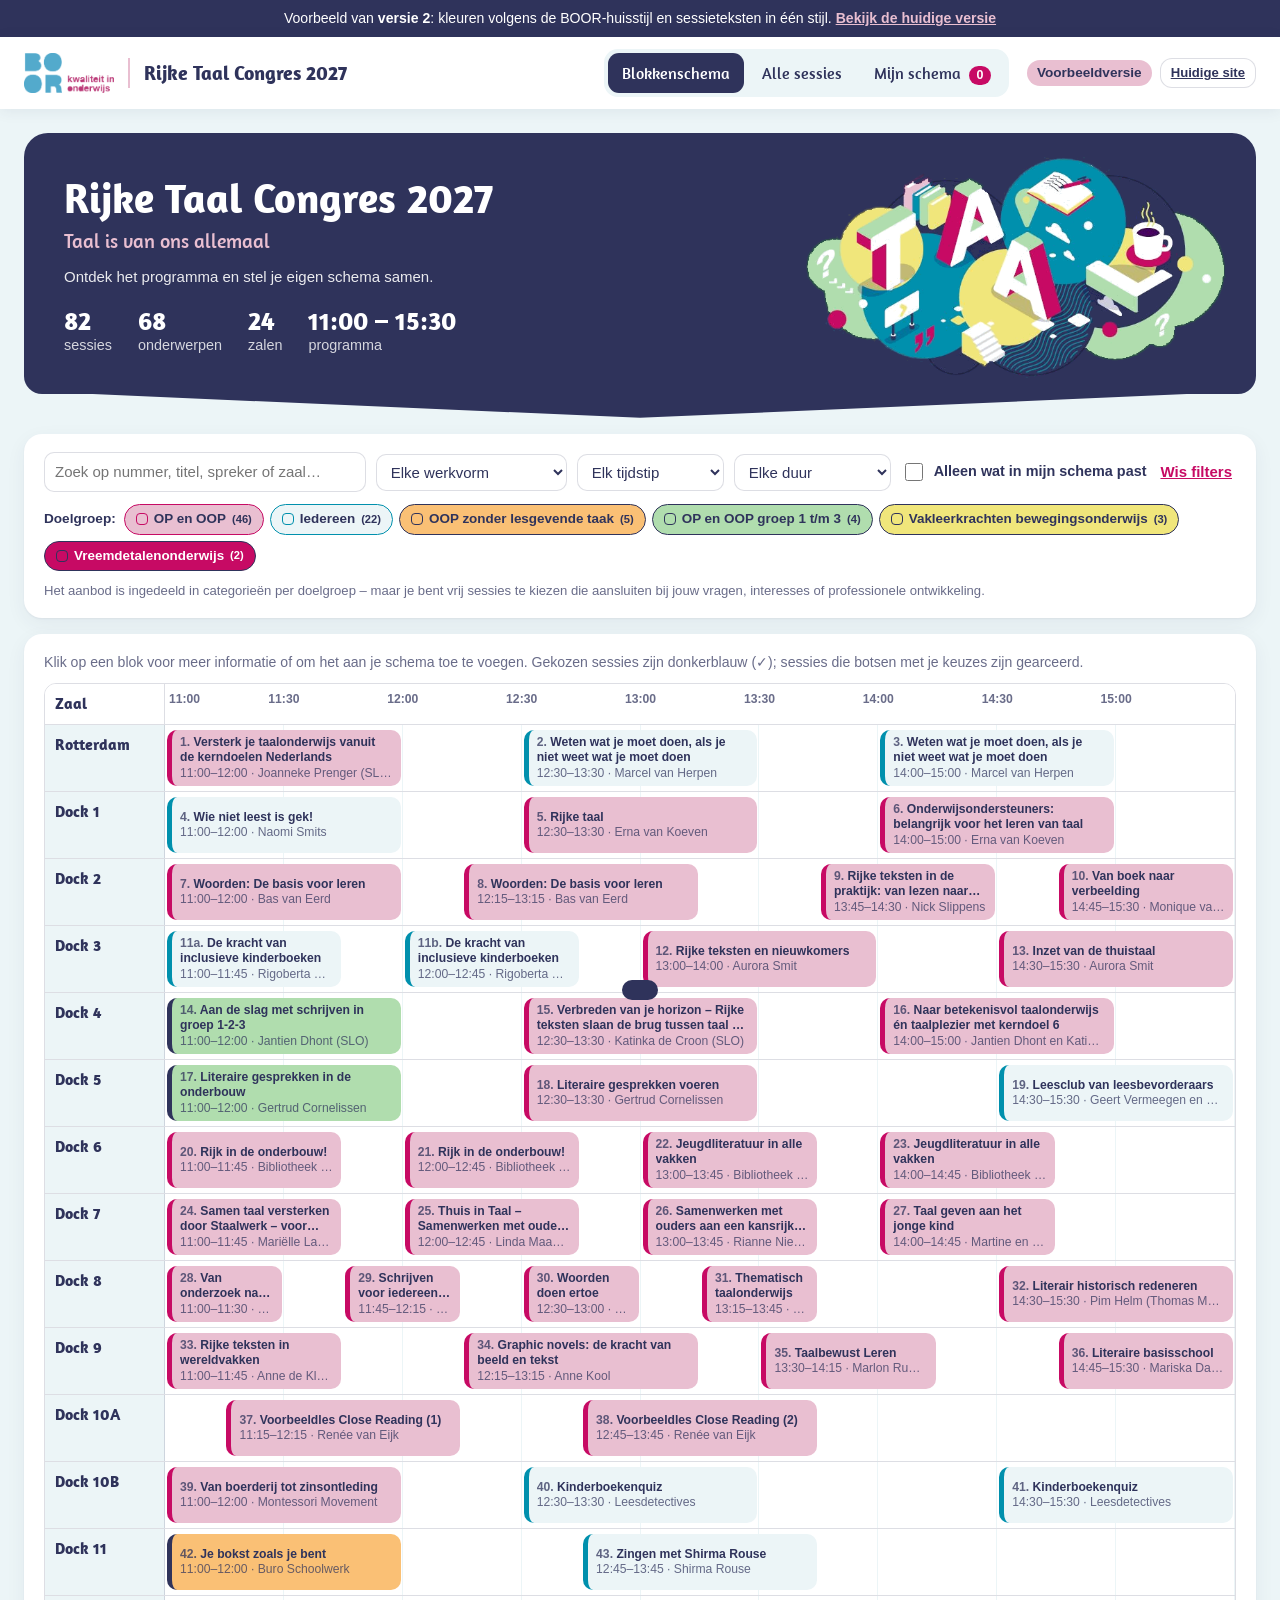
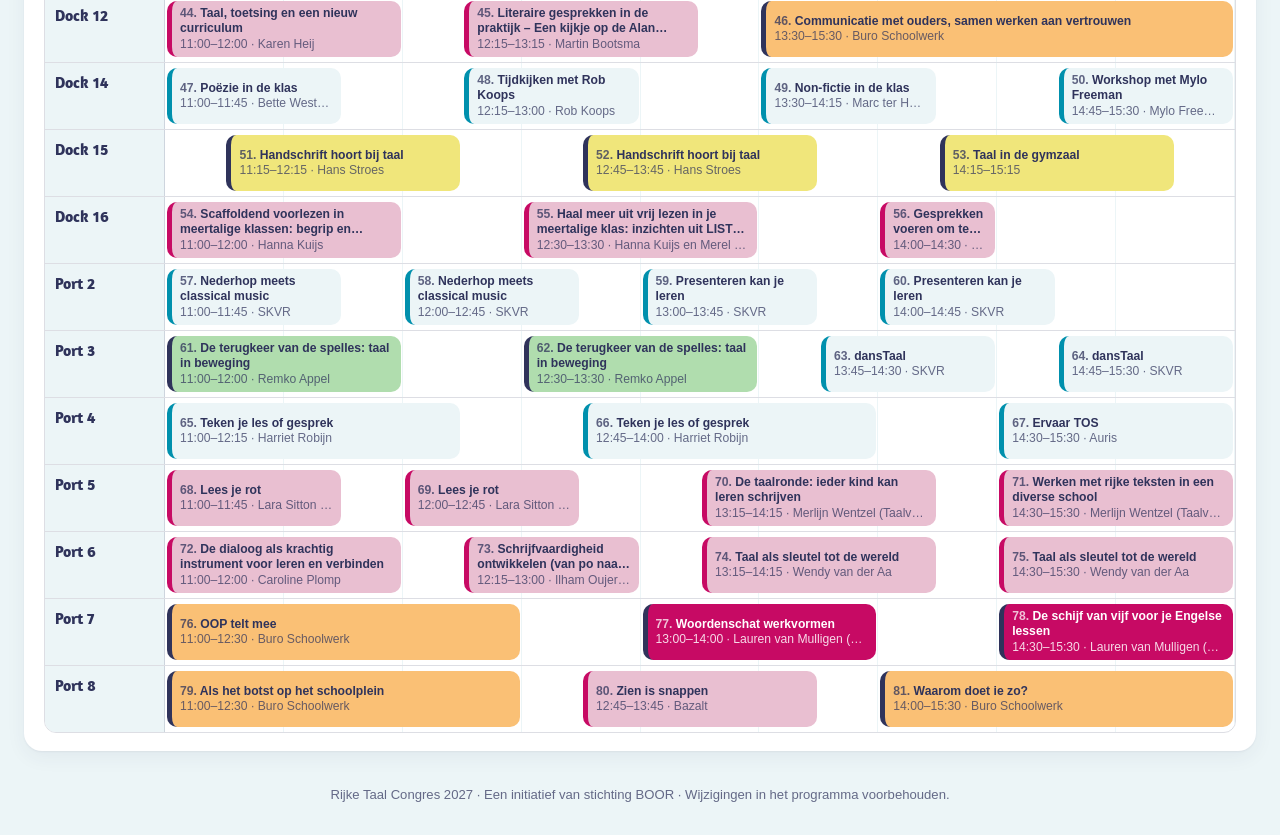
<file: v2/index.html>
<!doctype html>
<html lang="nl">
<head>
  <meta charset="utf-8">
  <meta name="viewport" content="width=device-width, initial-scale=1">
  <title>Rijke Taal Congres 2027 – versie 2</title>
  <meta name="robots" content="noindex">
  <link rel="preconnect" href="https://fonts.googleapis.com">
  <link rel="preconnect" href="https://fonts.gstatic.com" crossorigin>
  <link rel="stylesheet" href="https://fonts.googleapis.com/css2?family=Amaranth:ital,wght@0,400;0,700;1,400&display=swap">
  <link rel="stylesheet" href="../style.css?v=12">
  <link rel="stylesheet" href="huisstijl.css?v=1">
</head>
<body>
  <div class="voorbeeld-balk">Voorbeeld van <b>versie 2</b>: kleuren volgens de BOOR-huisstijl en sessieteksten in één stijl. <a href="../">Bekijk de huidige versie</a></div>
  <header class="topbar">
    <div class="brand"><img src="../img/boor-logo.png" alt="BOOR – kwaliteit in onderwijs"><span class="brand-title" id="brandName">Congres</span></div>
    <nav class="tabs" role="tablist">
      <button data-view="grid">Blokkenschema</button>
      <button data-view="list">Alle sessies</button>
      <button data-view="my">Mijn schema <span class="count" id="mycount">0</span></button>
      <button data-view="beheer" class="only-editor">Beheer</button>
    </nav>
    <div class="cloud" id="cloudBar"></div>
  </header>

  <section class="hero">
    <div class="hero-inner">
      <div>
        <h1 id="heroTitle"></h1>
        <p class="hero-sub" id="heroSub"></p>
        <p class="hero-intro" id="heroIntro"></p>
        <div class="stats" id="stats"></div>
      </div>
      <img class="hero-art" src="../img/taal-huisstijl.png" alt="Illustratie: het woord TAAL met boeken, een schrijfschrift en een kopje koffie" width="605" height="318">
    </div>
  </section>

  <main>
    <div id="shared-banner" class="banner" hidden></div>

    <section class="card filterbar" id="filters">
      <div class="filters">
        <input type="search" id="q" placeholder="Zoek op nummer, titel, spreker of zaal…" aria-label="Zoeken">
        <select id="werkvorm" aria-label="Werkvorm"><option value="">Elke werkvorm</option></select>
        <select id="at" aria-label="Bezig om"><option value="">Elk tijdstip</option></select>
        <select id="dur" aria-label="Duur">
          <option value="">Elke duur</option>
          <option value="45">Tot 45 min</option>
          <option value="60">Tot 1 uur</option>
          <option value="61">Langer dan 1 uur</option>
        </select>
        <label class="switch"><input type="checkbox" id="fits"> Alleen wat in mijn schema past</label>
        <button class="linkbtn" id="reset">Wis filters</button>
      </div>
      <div class="chips" id="typechips"></div>
      <p class="nb" id="nb"></p>
    </section>

    <section id="view-grid" class="view card">
      <p class="hint">Klik op een blok voor meer informatie of om het aan je schema toe te voegen. Gekozen sessies zijn donkerblauw (✓); sessies die botsen met je keuzes zijn gearceerd.</p>
      <div class="grid-scroll"><div class="grid" id="grid"></div></div>
    </section>

    <section id="view-list" class="view">
      <p class="hint" id="listcount"></p>
      <div class="list" id="list"></div>
    </section>

    <section id="view-my" class="view">
      <h2 class="print-title">Mijn schema</h2>
      <div class="my">
        <div class="card" id="mytimeline"></div>
        <aside class="side">
          <div class="card">
            <h3>Overzicht</h3>
            <div id="mysummary" class="hint"></div>
          </div>
          <div class="card">
            <h3>Bewaren &amp; delen</h3>
            <p class="hint">Je schema wordt automatisch in deze browser bewaard. Download de PDF om het ook offline bij de hand te hebben.</p>
            <button class="btn block pink" id="pdf">📄 Download als PDF</button>
            <button class="btn block" id="share">🔗 Kopieer deellink</button>
            <button class="btn block" id="print">🖨️ Afdrukken / PDF</button>
            <button class="btn block" id="ics" hidden>📅 Zet in agenda (.ics)</button>
            <button class="btn block danger" id="clear">Schema leegmaken</button>
          </div>
        </aside>
      </div>
    </section>



    <section id="view-beheer" class="view"></section>
  </main>

  <footer id="footer"></footer>

  <dialog id="modal"><div id="modal-content"></div></dialog>
  <div class="toast" id="toast" role="status" aria-live="polite"></div>
  <script>window.CONGRES_CONFIG = { voorbeeld: true, nbVoorvoegsel: "", werkvormUitleg: false, vergelijkUrl: "../", pdfGrijs: "#2f335b", pdfLijn: "#e9bfd1" };</script>
  <script src="programma.js?v=2"></script>
  <script src="../cloud.js?v=12"></script>
  <script src="../app.js?v=15"></script>
</body>
</html>
</file>
<file: style.css>
/* Huisstijl BOOR (huisstijlhandboek april 2025):
   mengkleur donkerblauw #2f335b, BOOR roze #c70a64, BOOR blauw #0090ad,
   tinten roze #e9bfd1, blauw #ecf5f7, oranje #fac075, groen #b0ddae, geel #f0e67b.
   Koppen in Bree (gratis alternatief: Amaranth), tekst in Helvetica Neue / Arial.
   Stijlelementen: vijfhoek met afgeronde hoeken, rechthoek met afgeronde hoeken, bordwisserstrepen. */
:root {
  --navy: #2f335b;
  --navy-2: #3b4070;
  --pink: #c70a64;
  --blue: #0090ad;
  --t-pink: #e9bfd1;
  --t-blue: #ecf5f7;
  --t-orange: #fac075;
  --t-green: #b0ddae;
  --t-yellow: #f0e67b;

  --bg: var(--t-blue);
  --card: #fff;
  --text: var(--navy);
  --muted: #6b6f8e;
  --line: #d9e6ea;
  --radius: 18px;
  --shadow: 0 1px 2px rgba(47, 51, 91, .06), 0 6px 20px rgba(47, 51, 91, .06);
  --head: "Bree", "Amaranth", "Helvetica Neue", Arial, sans-serif;
  font-family: "Helvetica Neue", Helvetica, Arial, sans-serif;
}

* { box-sizing: border-box; }
body { margin: 0; background: var(--bg); color: var(--text); font-size: 15px; line-height: 1.5; }
h1, h2, h3, h4 { margin: 0 0 .5em; line-height: 1.15; font-family: var(--head); font-weight: 700; }
h2 { font-size: 1.3rem; color: var(--blue); }
h3 { font-size: 1.1rem; color: var(--navy); }
button, input, select, textarea { font: inherit; color: inherit; }
button { cursor: pointer; }
[hidden] { display: none !important; }
.hint { color: var(--muted); font-size: .88rem; margin: 0 0 10px; }

/* ---------- kop ---------- */
.topbar {
  position: sticky; top: 0; z-index: 20;
  display: flex; align-items: center; gap: 18px; flex-wrap: wrap;
  padding: 12px 24px; background: #fff; box-shadow: 0 2px 14px rgba(47, 51, 91, .08);
  transition: transform .25s ease;
}
.topbar.bar-hidden { transform: translateY(-100%); }
.brand { display: flex; align-items: center; gap: 14px; margin-right: auto; min-width: 0; }
.brand img { height: 40px; width: auto; display: block; }
.brand-title { font-family: var(--head); font-weight: 700; font-size: 1.25rem; color: var(--navy); padding-left: 14px; border-left: 2px solid var(--t-pink); white-space: nowrap; overflow: hidden; text-overflow: ellipsis; }
.tabs { display: flex; gap: 4px; background: var(--t-blue); padding: 4px; border-radius: 14px; flex-wrap: wrap; }
.tabs button { border: 0; background: transparent; color: var(--navy); padding: 8px 14px; border-radius: 11px; font-family: var(--head); font-size: 1rem; }
.tabs button:hover { background: #fff; }
.tabs button.active { background: var(--navy); color: #fff; }
.tabs .count { display: inline-block; min-width: 22px; padding: 0 6px; margin-left: 4px; border-radius: 99px; background: var(--pink); color: #fff; font-family: Arial, sans-serif; font-size: .78rem; font-weight: 700; text-align: center; }
body:not(.editor) .only-editor { display: none; }

.cloud { display: flex; align-items: center; gap: 8px; font-size: .85rem; font-weight: 700; }
.cloud-state { display: inline-flex; align-items: center; gap: 6px; }
.dot-live { width: 9px; height: 9px; border-radius: 50%; background: #3f9a3b; box-shadow: 0 0 0 3px var(--t-green); animation: pulse 2s ease-in-out infinite; }
@keyframes pulse { 50% { box-shadow: 0 0 0 6px rgba(176, 221, 174, .3); } }
.cloud-user { padding: 3px 10px; border-radius: 99px; background: var(--t-pink); color: var(--navy); }

/* ---------- hero: donkerblauwe vijfhoek met bordwisserstrepen ---------- */
.hero { max-width: 1280px; margin: 24px auto 40px; padding: 0 24px; }
.hero-inner {
  position: relative; background: var(--navy); color: #fff; border-radius: 24px 24px 18px 18px;
  padding: 34px 40px 30px; display: flex; justify-content: space-between; align-items: center; gap: 20px;
}
.hero-inner::after {
  content: ""; position: absolute; left: 18px; right: 18px; bottom: -24px; height: 26px;
  background: var(--navy); clip-path: polygon(0 0, 100% 0, 50% 100%);
}
.hero h1 { font-size: clamp(1.7rem, 3.6vw, 2.6rem); color: #fff; margin: 0; }
.hero-sub { font-family: var(--head); font-size: 1.25rem; color: var(--t-pink); margin: 4px 0 0; }
.hero-intro { margin: 10px 0 0; opacity: .9; max-width: 640px; }
.stats { display: flex; gap: 26px; flex-wrap: wrap; margin-top: 18px; font-size: .9rem; }
.stats b { display: block; font-family: var(--head); font-size: 1.6rem; line-height: 1.1; color: #fff; }
.stats div { color: rgba(255,255,255,.8); }
.hero-art { width: clamp(260px, 34vw, 420px); height: auto; flex: none; margin: -10px -10px -14px 0; }
@media (max-width: 760px) { .hero-inner { padding: 24px; flex-direction: column-reverse; align-items: flex-start; } .hero-art { width: 100%; max-width: 340px; margin: 0 auto -6px; } }

main { max-width: 1280px; margin: 0 auto; padding: 0 24px 24px; }

/* ---------- basis ---------- */
.card { background: var(--card); border-radius: var(--radius); box-shadow: var(--shadow); padding: 18px 20px; }
.btn {
  display: inline-flex; align-items: center; justify-content: center; gap: 6px;
  border: 1.5px solid var(--navy); background: #fff; color: var(--navy);
  padding: 7px 14px; border-radius: 12px; font-weight: 700; font-size: .9rem; transition: background .15s;
}
.btn:hover { background: var(--t-blue); }
.btn.primary { background: var(--navy); color: #fff; }
.btn.primary:hover { background: var(--navy-2); }
.btn.pink { background: var(--pink); border-color: var(--pink); color: #fff; }
.btn.added { background: var(--t-green); border-color: var(--t-green); }
.btn.ghost { border-color: var(--line); }
.btn.small { padding: 4px 10px; font-size: .82rem; }
.btn.block { width: 100%; margin-bottom: 6px; }
.btn.danger { color: var(--pink); border-color: var(--t-pink); }
.btn.danger:hover { background: var(--t-pink); }
.linkbtn { border: 0; background: none; color: var(--pink); font-weight: 700; text-decoration: underline; padding: 4px; }
.icon-btn { border: 0; background: none; color: var(--muted); font-size: 1rem; padding: 4px 8px; border-radius: 8px; }
.icon-btn:hover { background: var(--t-pink); color: var(--pink); }
input[type=text], input[type=email], input[type=search], input[type=number], input[type=time], input[type=date], select, textarea {
  background: #fff; border: 1.5px solid var(--line); border-radius: 10px; padding: 8px 10px; width: 100%;
}
input:focus, select:focus, textarea:focus { outline: 2px solid var(--blue); outline-offset: -1px; border-color: transparent; }
textarea { resize: vertical; min-height: 70px; }
.switch { display: inline-flex; align-items: center; gap: 8px; font-weight: 700; font-size: .9rem; white-space: nowrap; }
.switch input { width: 18px; height: 18px; accent-color: var(--pink); }
.badge { display: inline-block; font-size: .72rem; font-weight: 700; text-transform: uppercase; letter-spacing: .04em; padding: 2px 9px; border-radius: 99px; background: var(--bg-c); color: var(--navy); }
.pill { display: inline-block; margin-left: 6px; padding: 1px 9px; border-radius: 99px; background: var(--t-pink); font-size: .75rem; font-weight: 700; }
.warn { font-size: .82rem; color: var(--pink); font-weight: 700; }
.alert { padding: 10px 14px; border-radius: 12px; background: #fff4e0; border: 1px solid var(--t-orange); font-size: .9rem; margin: 8px 0; }

/* ---------- filters ---------- */
.filterbar { margin-bottom: 16px; }
.filters { display: flex; flex-wrap: wrap; gap: 10px; align-items: center; }
.filters input[type=search] { flex: 1 1 260px; width: auto; }
.filters select { width: auto; }
.chips { display: flex; flex-wrap: wrap; gap: 6px; margin-top: 12px; }
.chip { border: 1.5px solid var(--line); background: #fff; border-radius: 99px; padding: 4px 11px; font-size: .84rem; font-weight: 700; display: flex; align-items: center; gap: 6px; }
.chip .dot { width: 11px; height: 11px; border-radius: 4px; background: var(--c); }
.chip[aria-pressed="true"] { background: var(--navy); border-color: var(--navy); color: #fff; }

/* ---------- blokkenschema ---------- */
.grid-scroll { overflow-x: auto; border-radius: 12px; border: 1px solid var(--line); }
.grid { min-width: 1050px; }
.g-row { display: grid; grid-template-columns: 120px 1fr; border-bottom: 1px solid var(--line); }
.g-row:last-child { border-bottom: 0; }
.g-room { padding: 8px 10px; background: var(--t-blue); border-right: 1px solid var(--line); position: sticky; left: 0; z-index: 2; font-size: .85rem; }
.g-room b { display: block; font-family: var(--head); font-size: .98rem; }
.g-room span { color: var(--muted); font-size: .76rem; }
.g-track { position: relative; height: 66px; background-image: repeating-linear-gradient(90deg, transparent 0, transparent calc(100% / var(--n) - 1px), #e8eff1 calc(100% / var(--n) - 1px), #e8eff1 calc(100% / var(--n))); }
.g-head { position: sticky; top: 0; z-index: 3; }
.g-head .g-track { height: 30px; background: #fff; }
.g-head .g-room { background: #fff; }
.tick { position: absolute; top: 6px; font-size: .76rem; font-weight: 700; color: var(--muted); transform: translateX(-50%); }
.tick:first-child { transform: none; margin-left: 4px; }
.blk {
  position: absolute; top: 5px; bottom: 5px; border-radius: 10px; border: 0; border-left: 5px solid var(--c);
  background: var(--bg-c); color: var(--navy); padding: 4px 8px; text-align: left; overflow: hidden;
  font-size: .76rem; line-height: 1.25; transition: transform .1s, box-shadow .1s, opacity .15s;
}
.blk:hover, .blk:focus-visible { z-index: 5; box-shadow: 0 4px 14px rgba(47,51,91,.2); transform: translateY(-1px); outline: none; }
.blk .t { font-weight: 700; display: -webkit-box; -webkit-line-clamp: 2; -webkit-box-orient: vertical; overflow: hidden; }
.blk .s { color: var(--muted); white-space: nowrap; overflow: hidden; text-overflow: ellipsis; }
.blk.mine { background: var(--navy); color: #fff; }
.blk.mine .s { color: rgba(255,255,255,.8); }
.blk.mine::after { content: "✓"; position: absolute; top: 3px; right: 7px; font-weight: 700; color: var(--t-pink); }
.blk.clash { background-image: repeating-linear-gradient(135deg, transparent 0 6px, rgba(199,10,100,.1) 6px 12px); }
.blk.dim { opacity: .18; }
.nowline { position: absolute; top: 0; bottom: 0; width: 2px; background: var(--pink); z-index: 4; pointer-events: none; }

/* ---------- lijst ---------- */
.list { display: grid; grid-template-columns: repeat(auto-fill, minmax(300px, 1fr)); gap: 14px; }
.scard { background: #fff; border-radius: 16px; box-shadow: var(--shadow); padding: 14px 16px; display: flex; flex-direction: column; gap: 6px; border-top: 6px solid var(--c); }
.scard h3 { margin: 0; font-size: 1.05rem; line-height: 1.3; }
.scard h3 button { all: unset; cursor: pointer; }
.scard h3 button:hover { text-decoration: underline; }
.meta { font-size: .85rem; color: var(--muted); display: flex; flex-wrap: wrap; gap: 4px 12px; }
.scard .actions { margin-top: auto; display: flex; gap: 8px; align-items: center; flex-wrap: wrap; padding-top: 6px; }
.empty { padding: 40px; text-align: center; color: var(--muted); }

/* ---------- sprekers ---------- */
.sprekers { display: grid; grid-template-columns: repeat(auto-fill, minmax(360px, 1fr)); gap: 16px; }
.spreker { background: #fff; border-radius: 18px; box-shadow: var(--shadow); padding: 18px 20px; border-top: 6px solid var(--t-pink); scroll-margin-top: 90px; transition: box-shadow .3s; }
.spreker.flash { box-shadow: 0 0 0 4px var(--pink); }
.spreker-kop { display: flex; gap: 12px; align-items: center; margin-bottom: 10px; }
.spreker-kop h3 { margin: 0; }
.avatar { width: 46px; height: 46px; flex: none; border-radius: 14px 14px 14px 4px; background: var(--navy); color: #fff; display: grid; place-items: center; font-family: var(--head); font-weight: 700; font-size: 1.05rem; }
.spreker .rich { font-size: .93rem; }
.spreker-sessies { display: flex; flex-direction: column; gap: 6px; margin-top: 10px; }
.sessie-chip { text-align: left; border: 0; border-left: 4px solid var(--c); background: var(--bg-c); border-radius: 10px; padding: 6px 10px; font-size: .86rem; color: var(--navy); }
.sessie-chip:hover { filter: brightness(.97); }
.sessie-chip span { color: var(--muted); }
.status::before { display: inline-block; margin-top: 4px; padding: 1px 8px; border-radius: 99px; font-size: .72rem; font-weight: 700; }
.st-concept::before { content: "Concept"; background: var(--t-yellow); }
.st-controleren::before { content: "Controleren"; background: var(--t-orange); }
.st-bron::before { content: "Met bron"; background: var(--t-blue); }
.st-gecontroleerd::before { content: "Gecontroleerd"; background: var(--t-green); }

.gis-btn { min-height: 44px; display: flex; align-items: center; }

/* ---------- doelgroepen (kleuren uit het programmaboekje) ---------- */
.chips-label { font-weight: 700; font-size: .85rem; align-self: center; margin-right: 2px; }
.chip { background: var(--bg-c, #fff); border-color: var(--c, var(--line)); }
.chip .dot { border: 1.5px solid var(--c); background: var(--bg-c); width: 12px; height: 12px; }
.chip[aria-pressed="true"] { background: var(--navy); border-color: var(--navy); color: #fff; }
.chip[aria-pressed="true"] .dot { background: var(--bg-c); }
.nb { margin: 10px 0 0; font-size: .82rem; color: var(--muted); }
.nr { font-weight: 700; color: var(--navy); opacity: .75; }
.blk.mine .nr { color: #fff; }
.badges { display: flex; flex-wrap: wrap; gap: 6px; align-items: center; }
.badges .badge { background: var(--bg-c); border: 1.5px solid var(--c); }
/* tekstkleur per doelgroep (bijv. wit op een donkere kleur) */
.blk { color: var(--ink, var(--navy)); }
.blk .s { color: var(--ink2, var(--muted)); }
.blk .nr, .tl-card .nr { color: inherit; }
.badges .badge, .tl-card { color: var(--ink, var(--navy)); }
.tl-card .meta, .tl-card .warn { color: var(--ink2, var(--muted)); }
.chip { color: var(--ink, var(--navy)); }
.chip[aria-pressed="true"] { color: #fff; }
.werkvorm { font-size: .72rem; font-weight: 700; text-transform: uppercase; letter-spacing: .04em; color: var(--muted); }
.facts .swatch { margin-right: 6px; }
.nr-titel { display: grid; grid-template-columns: 80px 1fr; gap: 10px; }
.swatch { border: 1.5px solid var(--c); background: var(--bg-c); }
input[type=color] { width: 100%; height: 34px; padding: 2px; border: 1.5px solid var(--line); border-radius: 8px; background: #fff; }

/* ---------- logboek ---------- */
.log-list { list-style: none; margin: 8px 0 0; padding: 0; max-height: 440px; overflow: auto; border-radius: 12px; background: var(--t-blue); }
.log-list li { display: grid; grid-template-columns: 150px minmax(140px, 220px) 1fr; gap: 10px; padding: 8px 12px; border-bottom: 1px solid var(--line); font-size: .88rem; }
.log-list li:last-child { border-bottom: 0; }
.log-list time { color: var(--muted); white-space: nowrap; }
.log-who { font-weight: 700; overflow-wrap: anywhere; }
@media (max-width: 640px) { .log-list li { grid-template-columns: 1fr; gap: 2px; } }

/* ---------- over ons ---------- */
.over { max-width: 820px; margin: 0 auto; border-top: 8px solid var(--t-pink); }
.over-logo { height: 54px; display: block; margin-bottom: 14px; }
.over .rich h3 { color: var(--blue); margin: 20px 0 6px; font-size: 1.2rem; }
.over .rich { font-size: 1rem; }

/* ---------- mijn schema ---------- */
.my { display: grid; grid-template-columns: minmax(0, 1fr) 320px; gap: 16px; }
@media (max-width: 900px) { .my { grid-template-columns: 1fr; } }
.side .card { margin-bottom: 14px; }
#mytimeline { padding-left: 90px; }
.tl-item { position: relative; margin-bottom: 10px; }
.tl-item .when { position: absolute; left: -72px; top: 10px; width: 58px; font-family: var(--head); font-weight: 700; text-align: right; }
.tl-card { border-radius: 12px; border-left: 6px solid var(--c); background: var(--bg-c); padding: 10px 12px; display: flex; gap: 10px; justify-content: space-between; align-items: flex-start; }
.tl-card.clash { outline: 2px solid var(--pink); }
.tl-card .title { all: unset; cursor: pointer; font-weight: 700; }
.gap { border: 1.5px dashed var(--line); border-radius: 12px; padding: 8px 12px; color: var(--muted); font-size: .88rem; display: flex; justify-content: space-between; align-items: center; gap: 8px; flex-wrap: wrap; }
.banner { background: var(--t-pink); border-radius: 14px; padding: 10px 14px; margin-bottom: 14px; display: flex; gap: 10px; align-items: center; flex-wrap: wrap; }
.print-title { display: none; }

/* ---------- dialoog ---------- */
dialog { border: 0; border-radius: 20px; padding: 0; max-width: 640px; width: calc(100% - 24px); box-shadow: 0 20px 60px rgba(47,51,91,.35); color: var(--navy); }
dialog::backdrop { background: rgba(47, 51, 91, .55); }
.m-head { padding: 22px 24px 14px; border-top: 8px solid var(--c); position: relative; }
.m-head h2 { margin: 6px 36px 0 0; font-size: 1.4rem; color: var(--navy); }
.m-close { position: absolute; top: 14px; right: 14px; border: 0; background: var(--t-blue); width: 34px; height: 34px; border-radius: 50%; font-size: 1rem; }
.m-body { padding: 0 24px 22px; }
.facts { display: grid; grid-template-columns: auto 1fr; gap: 6px 14px; margin: 6px 0 14px; }
.facts dt { color: var(--muted); }
.facts dd { margin: 0; font-weight: 700; }
.m-body h4 { margin: 16px 0 6px; color: var(--blue); font-size: 1rem; }
dialog.wide { max-width: 760px; }
.m-photo { margin: 0 24px 14px; border-radius: 18px; overflow: hidden; background: var(--t-blue); }
.m-photo img { display: block; width: 100%; max-height: 380px; object-fit: cover; }
.photo-ph { height: 200px; }
.lead { font-size: 1.05rem; font-weight: 700; margin: 0 0 10px; }
.rich p { margin: 0 0 10px; }
.rich ul { margin: 0 0 10px; padding-left: 20px; }
.rich li::marker { color: var(--pink); }
.rich a { color: var(--blue); font-weight: 700; }
.video { position: relative; aspect-ratio: 16 / 9; border-radius: 18px; overflow: hidden; background: var(--navy); }
.video iframe { position: absolute; inset: 0; width: 100%; height: 100%; border: 0; }
.summary { margin: 0; font-size: .88rem; display: -webkit-box; -webkit-line-clamp: 3; -webkit-box-orient: vertical; overflow: hidden; }
.ed-h { margin: 18px 0 8px; padding-top: 12px; border-top: 2px solid var(--t-pink); color: var(--blue); }
.media-edit { display: grid; grid-template-columns: 180px 1fr; gap: 14px; align-items: start; margin-bottom: 6px; }
.foto-preview { aspect-ratio: 4 / 3; border-radius: 14px; background: var(--t-blue); display: grid; place-items: center; overflow: hidden; border: 1.5px dashed var(--line); }
.foto-preview img { width: 100%; height: 100%; object-fit: cover; }
@media (max-width: 640px) { .media-edit { grid-template-columns: 1fr; } }
.alt { display: flex; justify-content: space-between; align-items: center; gap: 8px; padding: 6px 0; border-bottom: 1px solid var(--line); font-size: .92rem; }
.clashbox { background: var(--t-pink); border-radius: 12px; padding: 10px 12px; font-size: .9rem; margin: 10px 0; }

/* ---------- beheer ---------- */
.beheer { display: grid; grid-template-columns: repeat(2, minmax(0, 1fr)); gap: 16px; }
.beheer .span-2 { grid-column: span 2; }
@media (max-width: 900px) { .beheer { grid-template-columns: 1fr; } .beheer .span-2 { grid-column: auto; } }
.card-head { display: flex; justify-content: space-between; align-items: center; gap: 10px; flex-wrap: wrap; margin-bottom: 10px; }
.card-head h2 { margin: 0; }
.field { display: flex; flex-direction: column; gap: 4px; font-size: .85rem; font-weight: 700; margin-bottom: 10px; }
.field input, .field select, .field textarea { font-weight: 400; font-size: .95rem; }
.two { display: grid; grid-template-columns: 1fr 1fr; gap: 10px; }
.three { display: grid; grid-template-columns: 1fr 1fr 1fr; gap: 10px; }
.tbl { width: 100%; border-collapse: collapse; font-size: .9rem; }
.tbl th { text-align: left; font-size: .78rem; padding: 8px 6px; background: var(--t-blue); }
.tbl th:first-child { border-radius: 10px 0 0 10px; }
.tbl th:last-child { border-radius: 0 10px 10px 0; }
.tbl td { padding: 6px; border-bottom: 1px solid var(--line); vertical-align: middle; }
.tbl td.nowrap { white-space: nowrap; }
.tbl input, .tbl select, .tbl textarea { padding: 5px 8px; }
.tbl-scroll { max-height: 560px; overflow: auto; }
.swatch { display: inline-block; width: 14px; height: 14px; border-radius: 4px; background: var(--c); vertical-align: -2px; margin-right: 6px; }
.admins { list-style: none; padding: 0; margin: 8px 0 12px; }
.admins li { display: flex; justify-content: space-between; align-items: center; gap: 10px; padding: 8px 12px; border-radius: 12px; background: var(--t-blue); margin-bottom: 6px; font-weight: 700; overflow-wrap: anywhere; }
.inline { display: flex; gap: 8px; align-items: center; flex-wrap: wrap; }
.inline input { flex: 1; min-width: 200px; }
.saved { color: #3f9a3b; font-weight: 700; font-size: .85rem; }

.toast { position: fixed; bottom: 20px; left: 50%; transform: translateX(-50%) translateY(120px); background: var(--navy); color: #fff; padding: 10px 18px; border-radius: 99px; transition: transform .25s; z-index: 100; font-size: .92rem; font-weight: 700; }
.toast.show { transform: translateX(-50%) translateY(0); }
footer { color: var(--muted); font-size: .82rem; text-align: center; padding: 10px 0 30px; }

@media (max-width: 640px) {
  .topbar { padding: 10px 14px; gap: 10px; }
  .brand img { height: 32px; }
  main, .hero { padding-left: 14px; padding-right: 14px; }
  .two, .three { grid-template-columns: 1fr; }
}

@media print {
  .topbar, .hero, .filterbar, #view-grid, #view-list, #view-beheer, .side, .gap button, .tl-card button.btn, footer, .banner { display: none !important; }
  body { background: #fff; }
  #view-my { display: block !important; }
  .my { display: block; }
  .card { box-shadow: none; }
  .print-title { display: block; }
}
</file>
<file: v2/huisstijl.css>
/* Versie 2: alle kleuren volgens het BOOR-huisstijlhandboek (april 2025).
   Alleen de huisstijlkleuren, en waar een zachtere tint nodig is een transparante variant
   van de mengkleur donkerblauw (#2f335b). Overschrijft ../style.css. */
:root {
  --navy-2: #0090ad;                     /* hover van primaire knoppen: BOOR blauw */
  --muted: rgba(47, 51, 91, .72);        /* donkerblauw, 72% */
  --line: rgba(47, 51, 91, .16);         /* donkerblauw, 16% */
}
.dot-live { background: var(--blue); box-shadow: 0 0 0 3px var(--t-blue); }
@keyframes pulse { 50% { box-shadow: 0 0 0 6px rgba(0, 144, 173, .2); } }
.saved { color: var(--blue); }
.alert { background: var(--t-blue); border-color: var(--blue); }
.g-track { background-image: repeating-linear-gradient(90deg, transparent 0, transparent calc(100% / var(--n) - 1px), var(--t-blue) calc(100% / var(--n) - 1px), var(--t-blue) calc(100% / var(--n))); }
.voorbeeld-balk { background: var(--navy); color: #fff; text-align: center; font-size: .88rem; padding: 8px 16px; }
.voorbeeld-balk a { color: var(--t-pink); font-weight: 700; }
</file>
